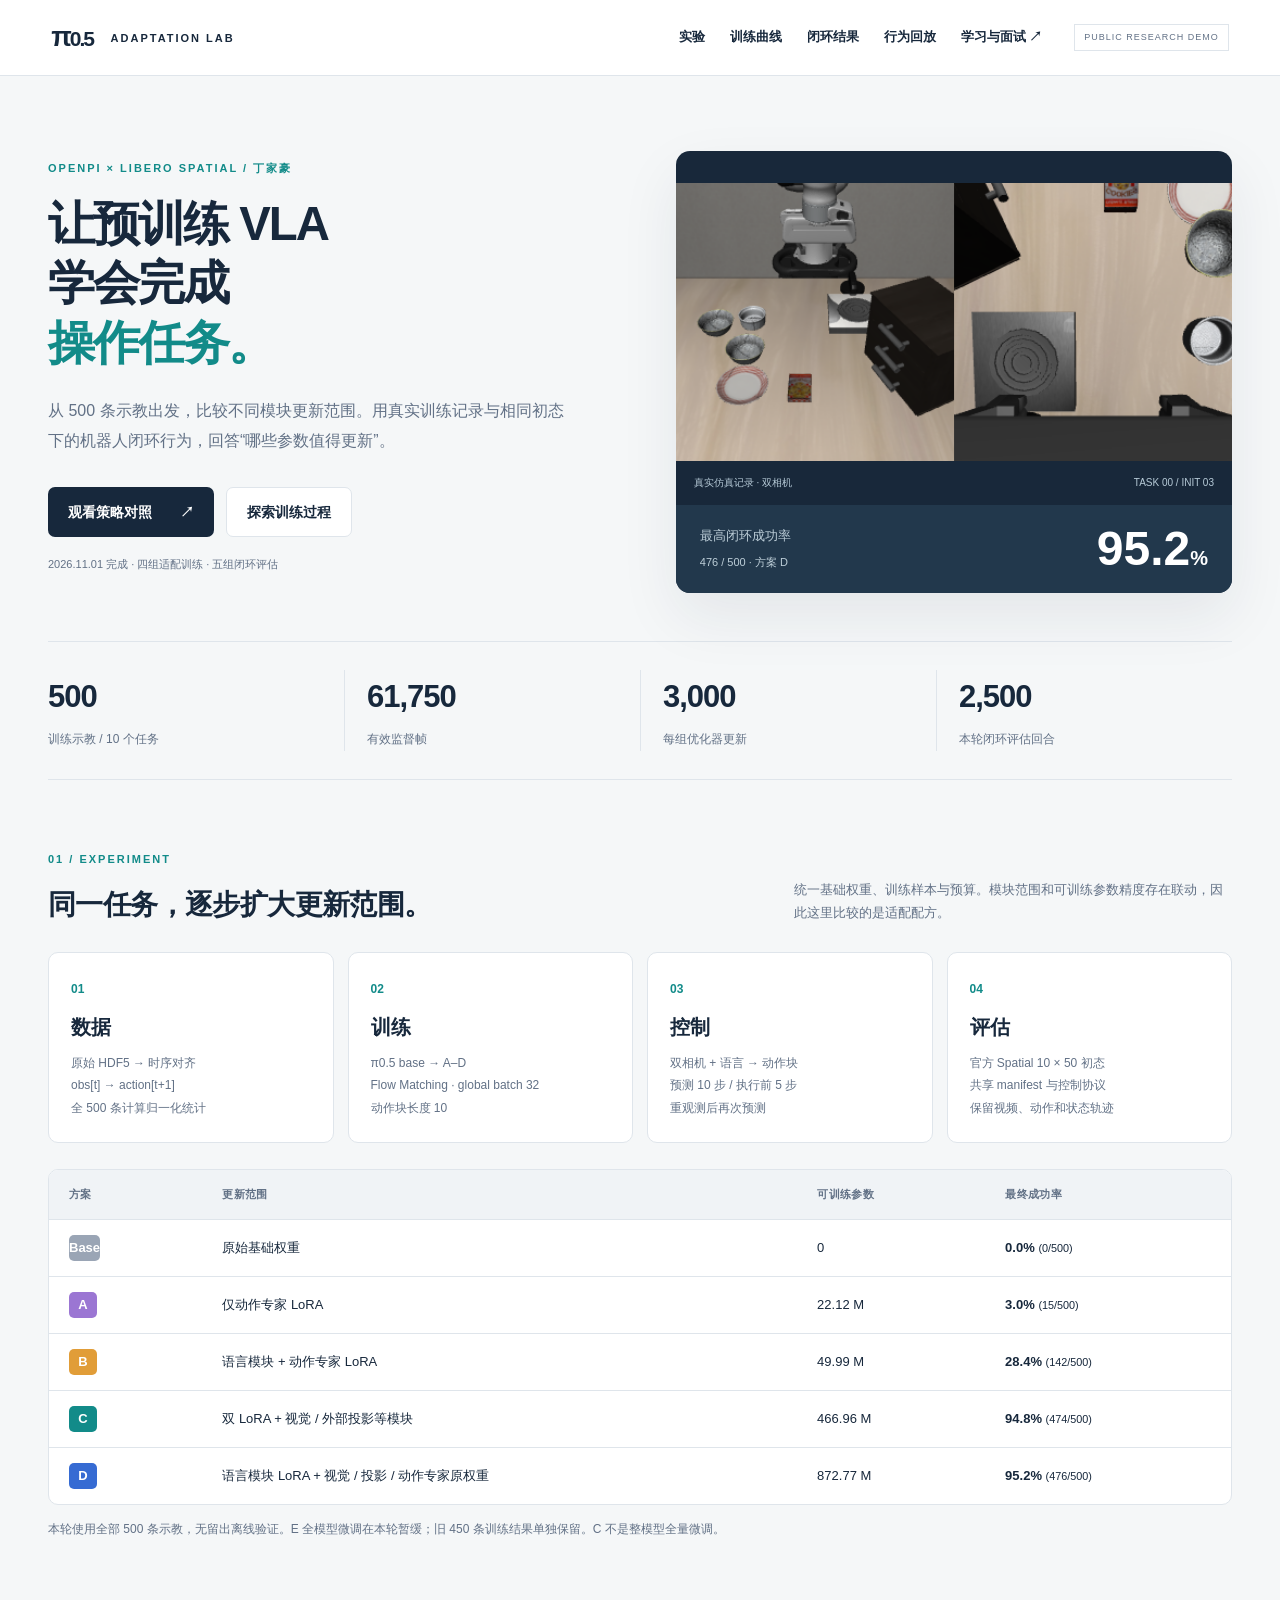
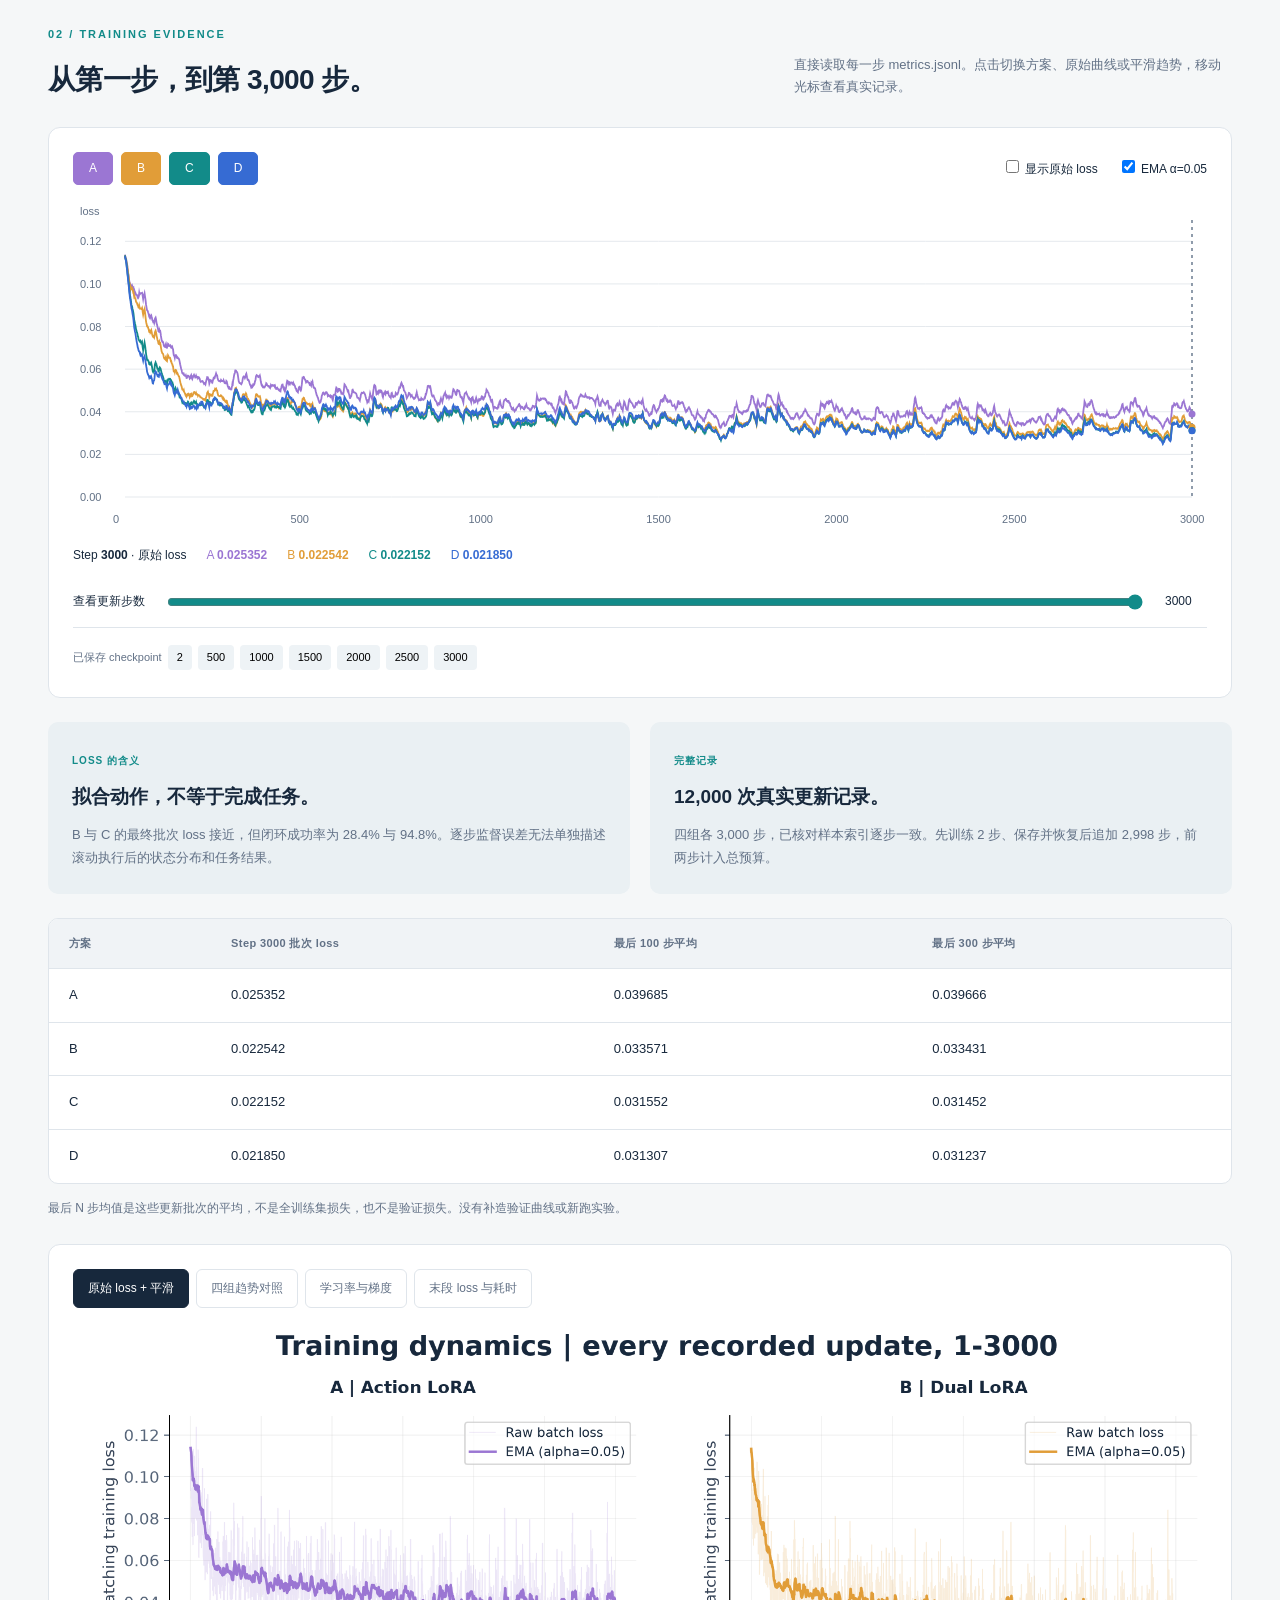
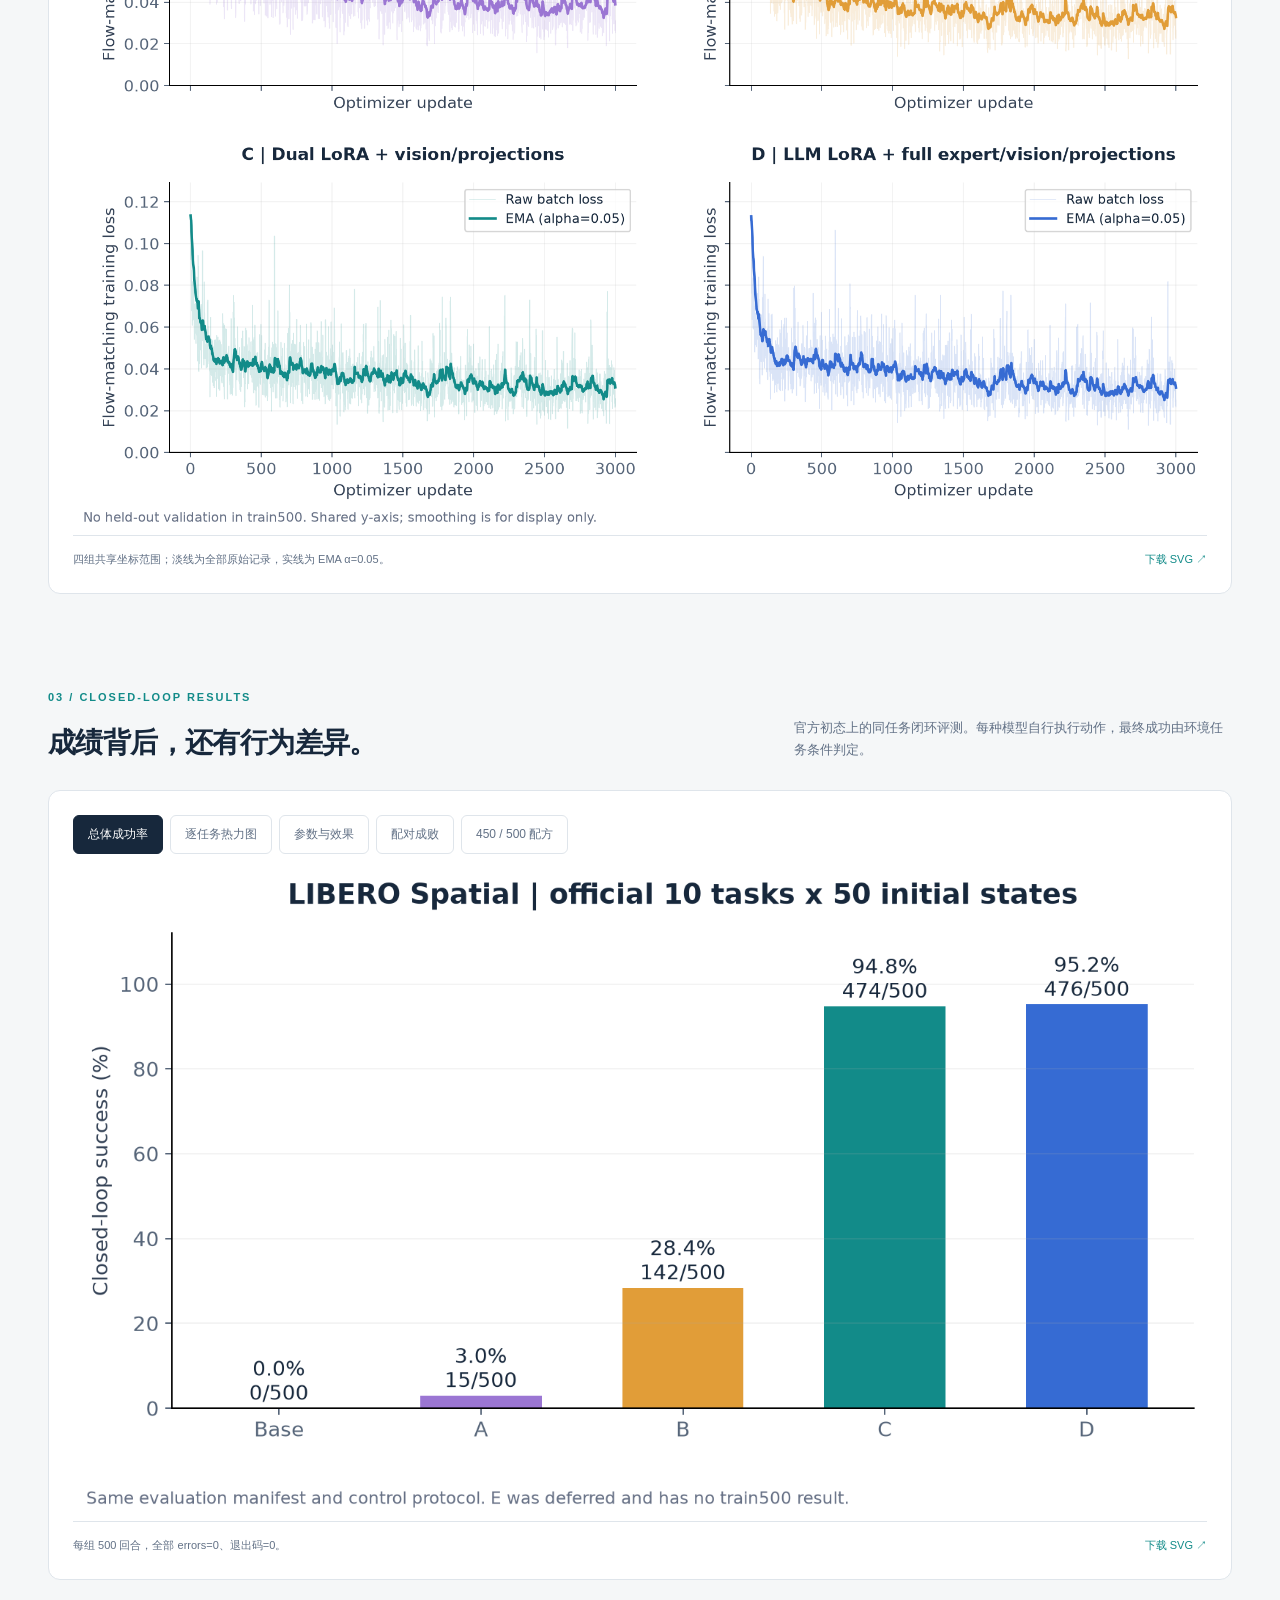
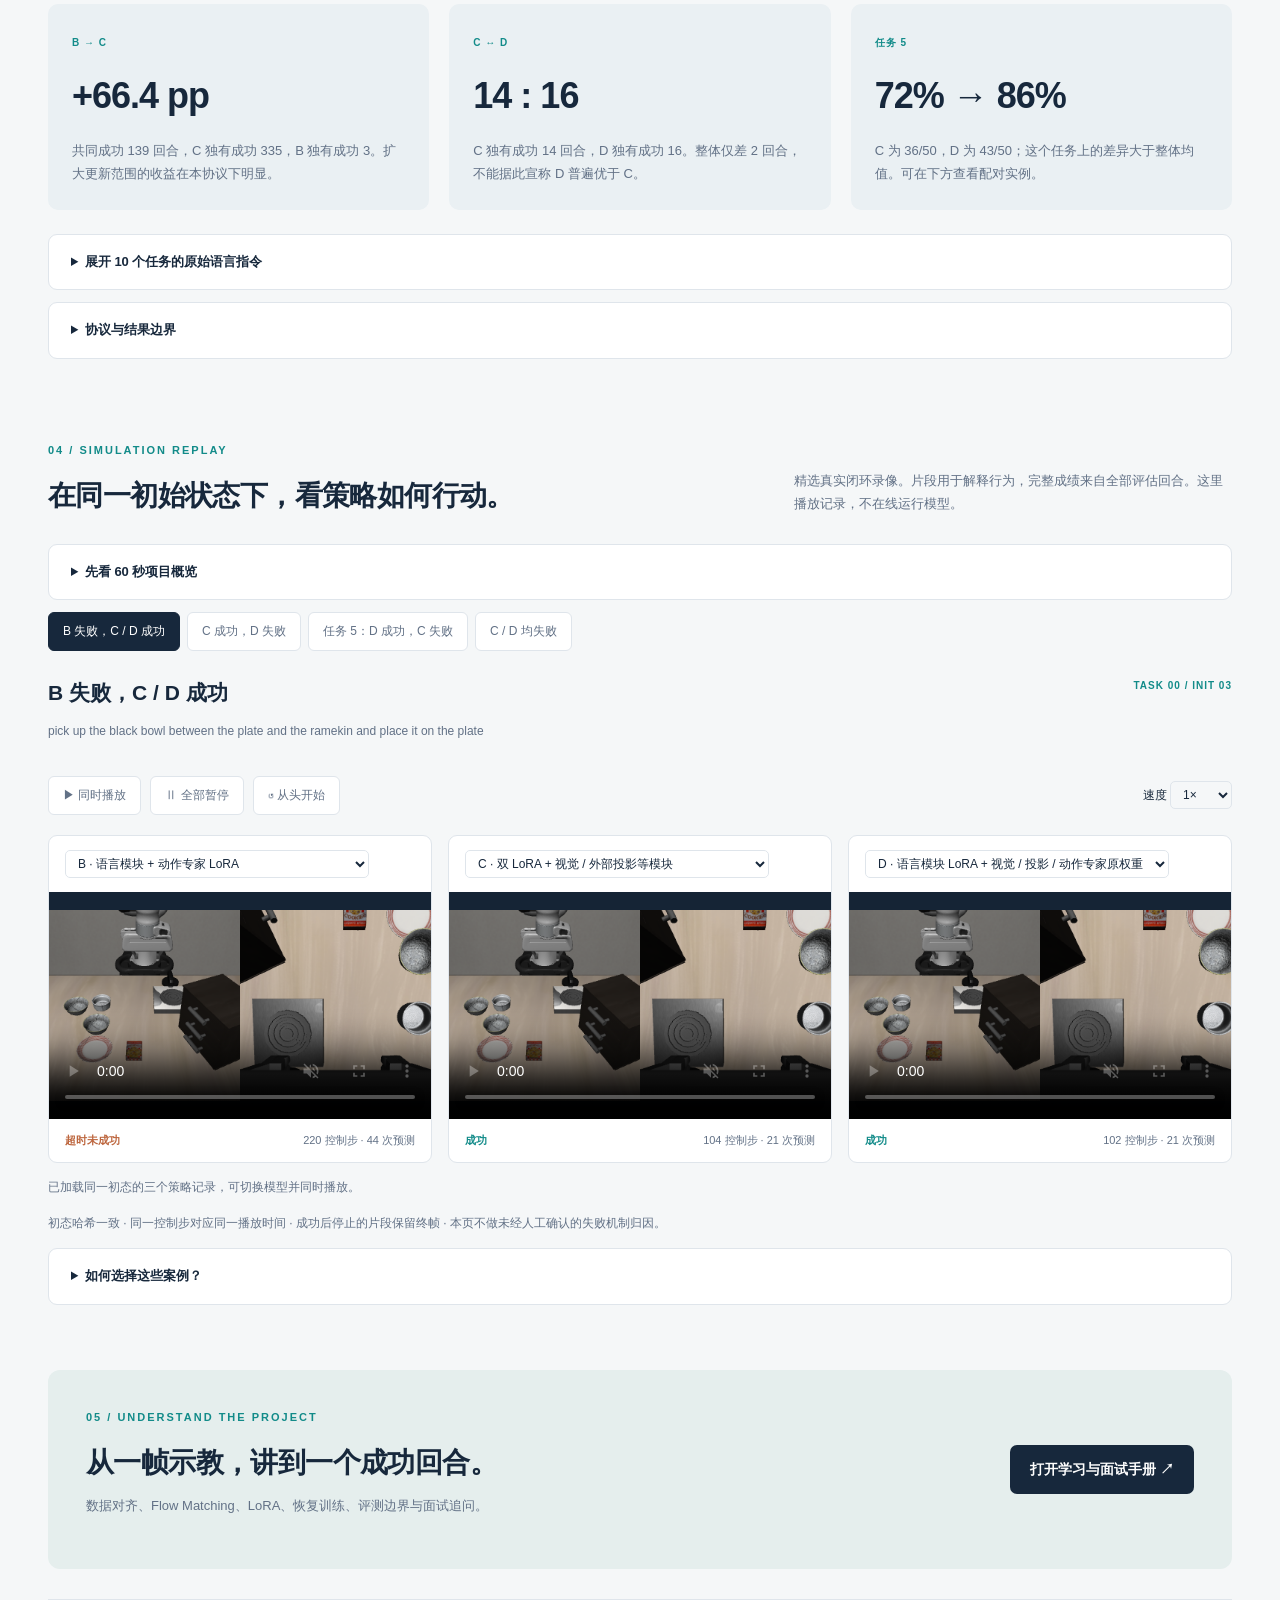
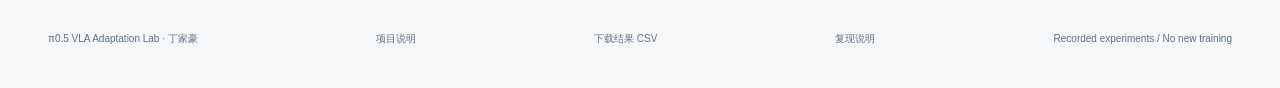
<file: demo/index.html>
<!doctype html>
<html lang="zh-CN"><head><meta charset="utf-8"><meta name="viewport" content="width=device-width, initial-scale=1">
<title>π0.5 · VLA Adaptation Lab</title><link rel="stylesheet" href="style.css"></head>
<body>
<header class="nav"><a class="brand" href="#">π<span>0.5</span> <b>ADAPTATION LAB</b></a><nav><a href="#experiment">实验</a><a href="#training">训练曲线</a><a href="#results">闭环结果</a><a href="#replay">行为回放</a><a href="study.html">学习与面试 ↗</a></nav><span class="private">PUBLIC RESEARCH DEMO</span></header>
<main>
<section class="hero"><div><p class="eyebrow">OPENPI × LIBERO SPATIAL / 丁家豪</p><h1>让预训练 VLA<br>学会完成<span>操作任务。</span></h1><p class="lead">从 500 条示教出发，比较不同模块更新范围。用真实训练记录与相同初态下的机器人闭环行为，回答“哪些参数值得更新”。</p><div class="actions"><a class="button" href="#replay">观看策略对照 <span>↗</span></a><a class="button secondary" href="#training">探索训练过程</a></div><p class="meta">2026.11.01 完成 · 四组适配训练 · 五组闭环评估</p></div><div class="hero-image"><img src="media/adaptation/C-start.png" alt="LIBERO 仿真外部相机与腕部相机起始画面"><div class="image-caption"><span>真实仿真记录 · 双相机</span><span>TASK 00 / INIT 03</span></div><div class="hero-insight"><span>最高闭环成功率</span><strong>95.2<small>%</small></strong><p>476 / 500 · 方案 D</p></div></div></section>
<section class="metrics"><div><strong>500</strong><span>训练示教 / 10 个任务</span></div><div><strong>61,750</strong><span>有效监督帧</span></div><div><strong>3,000</strong><span>每组优化器更新</span></div><div><strong>2,500</strong><span>本轮闭环评估回合</span></div></section>
<section id="experiment"><div class="section-head"><div><p class="eyebrow">01 / EXPERIMENT</p><h2>同一任务，逐步扩大更新范围。</h2></div><p>统一基础权重、训练样本与预算。模块范围和可训练参数精度存在联动，因此这里比较的是适配配方。</p></div>
<div class="flow"><article><span>01</span><h3>数据</h3><p>原始 HDF5 → 时序对齐<br>obs[t] → action[t+1]<br>全 500 条计算归一化统计</p></article><article><span>02</span><h3>训练</h3><p>π0.5 base → A–D<br>Flow Matching · global batch 32<br>动作块长度 10</p></article><article><span>03</span><h3>控制</h3><p>双相机 + 语言 → 动作块<br>预测 10 步 / 执行前 5 步<br>重观测后再次预测</p></article><article><span>04</span><h3>评估</h3><p>官方 Spatial 10 × 50 初态<br>共享 manifest 与控制协议<br>保留视频、动作和状态轨迹</p></article></div>
<div class="table-wrap"><table><thead><tr><th>方案</th><th>更新范围</th><th>可训练参数</th><th>最终成功率</th></tr></thead><tbody id="scope-table"></tbody></table></div>
<p class="note">本轮使用全部 500 条示教，无留出离线验证。E 全模型微调在本轮暂缓；旧 450 条训练结果单独保留。C 不是整模型全量微调。</p></section>
<section id="training"><div class="section-head"><div><p class="eyebrow">02 / TRAINING EVIDENCE</p><h2>从第一步，到第 3,000 步。</h2></div><p>直接读取每一步 metrics.jsonl。点击切换方案、原始曲线或平滑趋势，移动光标查看真实记录。</p></div>
<div class="chart-card"><div class="toolbar"><div class="toggles" id="group-toggles"></div><label><input id="raw-toggle" type="checkbox"> 显示原始 loss</label><label><input id="ema-toggle" type="checkbox" checked> EMA α=0.05</label></div><div class="canvas-wrap"><canvas id="loss-chart" aria-label="A 到 D 训练损失交互曲线"></canvas></div><div class="chart-readout" id="chart-readout"></div><div class="slider-row"><label for="step-slider">查看更新步数</label><input id="step-slider" type="range" min="1" max="3000" value="3000"><output id="step-output">3000</output></div><div class="checkpoint-row">已保存 checkpoint <span id="checkpoint-buttons"></span></div></div>
<div class="insight-grid"><article><span class="tag">LOSS 的含义</span><h3>拟合动作，不等于完成任务。</h3><p>B 与 C 的最终批次 loss 接近，但闭环成功率为 28.4% 与 94.8%。逐步监督误差无法单独描述滚动执行后的状态分布和任务结果。</p></article><article><span class="tag">完整记录</span><h3>12,000 次真实更新记录。</h3><p>四组各 3,000 步，已核对样本索引逐步一致。先训练 2 步、保存并恢复后追加 2,998 步，前两步计入总预算。</p></article></div>
<div class="table-wrap"><table><thead><tr><th>方案</th><th>Step 3000 批次 loss</th><th>最后 100 步平均</th><th>最后 300 步平均</th></tr></thead><tbody id="loss-table"></tbody></table></div>
<p class="note">最后 N 步均值是这些更新批次的平均，不是全训练集损失，也不是验证损失。没有补造验证曲线或新跑实验。</p>
<div class="figure-browser"><div class="figure-tabs" id="training-tabs"></div><figure><img id="training-figure" alt="训练过程统计图"><figcaption><span id="training-caption"></span><a id="training-download" download>下载 SVG ↗</a></figcaption></figure></div></section>
<section id="results"><div class="section-head"><div><p class="eyebrow">03 / CLOSED-LOOP RESULTS</p><h2>成绩背后，还有行为差异。</h2></div><p>官方初态上的同任务闭环评测。每种模型自行执行动作，最终成功由环境任务条件判定。</p></div>
<div class="figure-browser"><div class="figure-tabs" id="result-tabs"></div><figure><img id="result-figure" alt="闭环评估结果统计图"><figcaption><span id="result-caption"></span><a id="result-download" download>下载 SVG ↗</a></figcaption></figure></div>
<div class="insight-grid three"><article><span class="tag">B → C</span><strong>+66.4 pp</strong><p>共同成功 139 回合，C 独有成功 335，B 独有成功 3。扩大更新范围的收益在本协议下明显。</p></article><article><span class="tag">C ↔ D</span><strong>14 : 16</strong><p>C 独有成功 14 回合，D 独有成功 16。整体仅差 2 回合，不能据此宣称 D 普遍优于 C。</p></article><article><span class="tag">任务 5</span><strong>72% → 86%</strong><p>C 为 36/50，D 为 43/50；这个任务上的差异大于整体均值。可在下方查看配对实例。</p></article></div>
<details><summary>展开 10 个任务的原始语言指令</summary><ol id="task-list" start="0"></ol></details>
<details><summary>协议与结果边界</summary><p>使用固定版本 LIBERO 官方 .pruned_init，10 个任务各 50 条。256 渲染 → 180° 旋转 → PIL 双线性 224；稳定 10 步，最多 220 个控制步，预测 10 / 执行 5 / 去噪 10。五组评估共享 manifest 和按回合配对的动作噪声。</p><p>这是相同任务集合上的评估，不代表未见任务泛化或真机表现。固定项目仿真环境，不宣称逐位复现官方发布榜单。450→500 两轮的训练数据和归一化均发生变化；旧 E 的 91.4% 不属于本轮。</p></details></section>
<section id="replay"><div class="section-head"><div><p class="eyebrow">04 / SIMULATION REPLAY</p><h2>在同一初始状态下，看策略如何行动。</h2></div><p>精选真实闭环录像。片段用于解释行为，完整成绩来自全部评估回合。这里播放记录，不在线运行模型。</p></div>
<details><summary>先看 60 秒项目概览</summary><video controls playsinline preload="metadata" style="width:100%;max-height:600px" src="overview.mp4" poster="assets/charts/success-rates.png"></video><p class="note">由已有结果图与四组配对录像剪辑而成，未运行模型；片段结束后保持终帧。<a href="overview.mp4" download>下载 MP4 ↗</a></p></details>
<div id="case-tabs" class="figure-tabs"></div><div class="case-header"><div><h3 id="case-title"></h3><p id="case-prompt"></p></div><span id="case-key" class="tag"></span></div><div class="play-controls"><button id="play-all">▶ 同时播放</button><button id="pause-all">Ⅱ 全部暂停</button><button id="restart-all">↺ 从头开始</button><label>速度 <select id="speed"><option value=".5">0.5×</option><option value="1" selected>1×</option><option value="2">2×</option></select></label></div><div id="players" class="players"></div><p id="play-status" class="note" role="status"></p><p id="case-note" class="note"></p>
<details><summary>如何选择这些案例？</summary><p>分别选择 B 失败而 C/D 成功、C 成功而 D 失败、任务 5 中 D 成功而 C 失败、C/D 均失败四类；每类按任务号与初态号排序取第一个匹配回合。可切换模型；同一案例初态哈希已核对一致。来源路径和视频哈希见 <a href="media-manifest.json">媒体清单</a>。每段视频左侧为外部相机，右侧为腕部相机。</p></details></section>
<section id="learn" class="learning-callout"><div><p class="eyebrow">05 / UNDERSTAND THE PROJECT</p><h2>从一帧示教，讲到一个成功回合。</h2><p>数据对齐、Flow Matching、LoRA、恢复训练、评测边界与面试追问。</p></div><a class="button" href="study.html">打开学习与面试手册 ↗</a></section>
<footer><span>π0.5 VLA Adaptation Lab · 丁家豪</span><a href="../README.md">项目说明</a><a href="../results/train500/summary.csv" download>下载结果 CSV</a><a href="../docs/reproduction.md">复现说明</a><span>Recorded experiments / No new training</span></footer>
</main><script src="assets/data.js"></script><script src="app.js"></script></body></html>
</file>
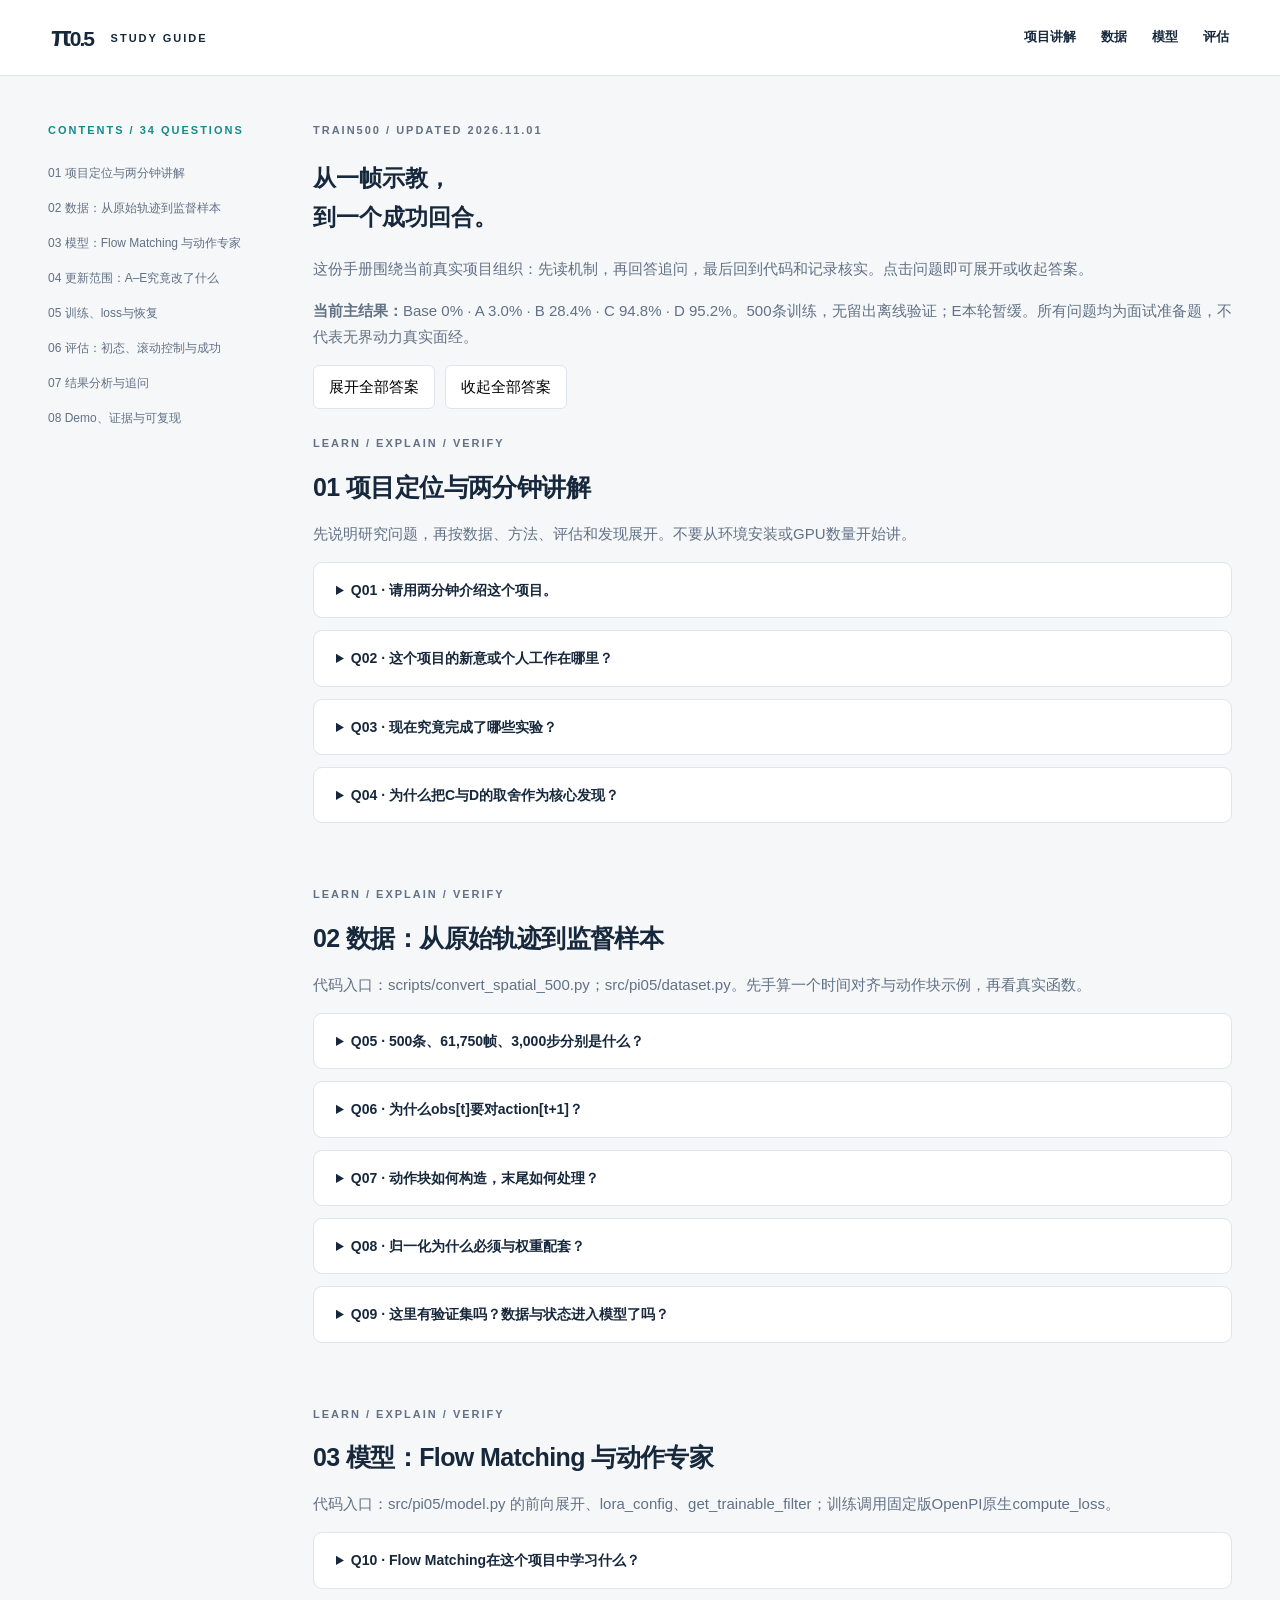
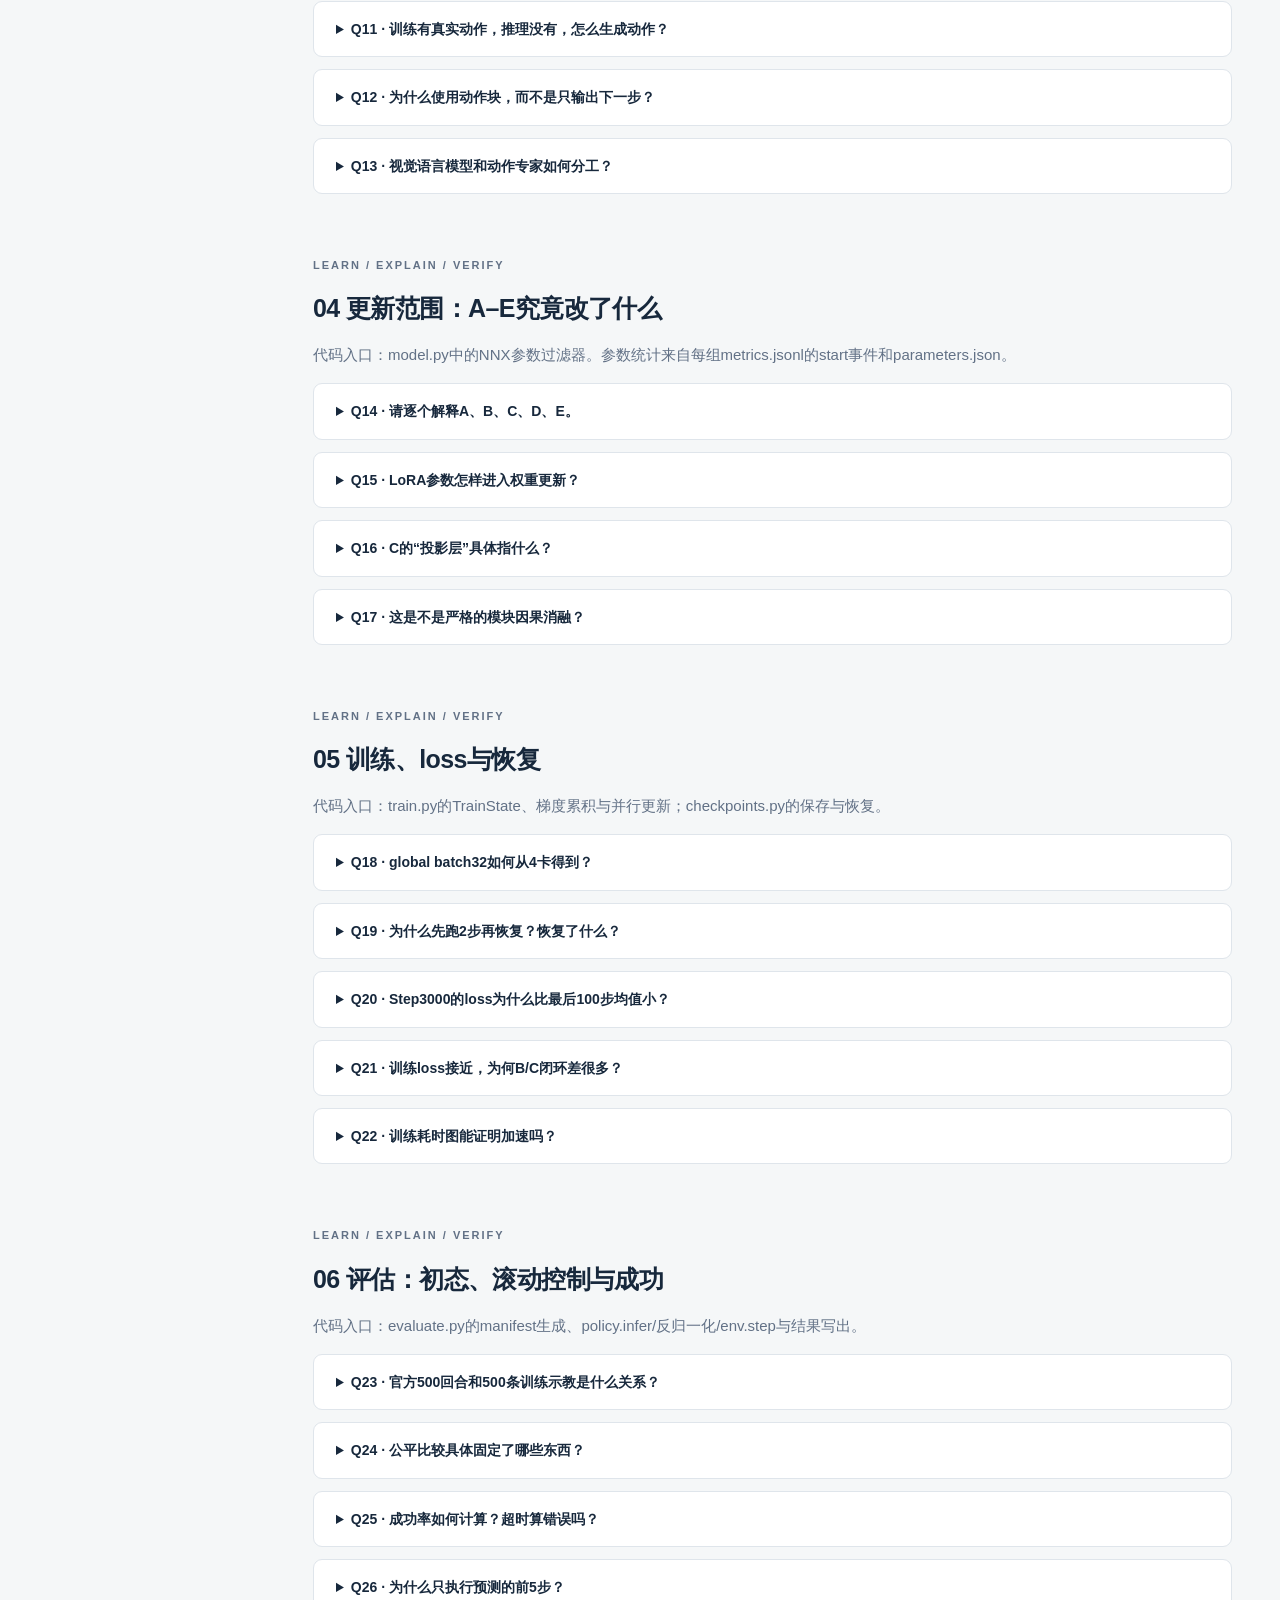
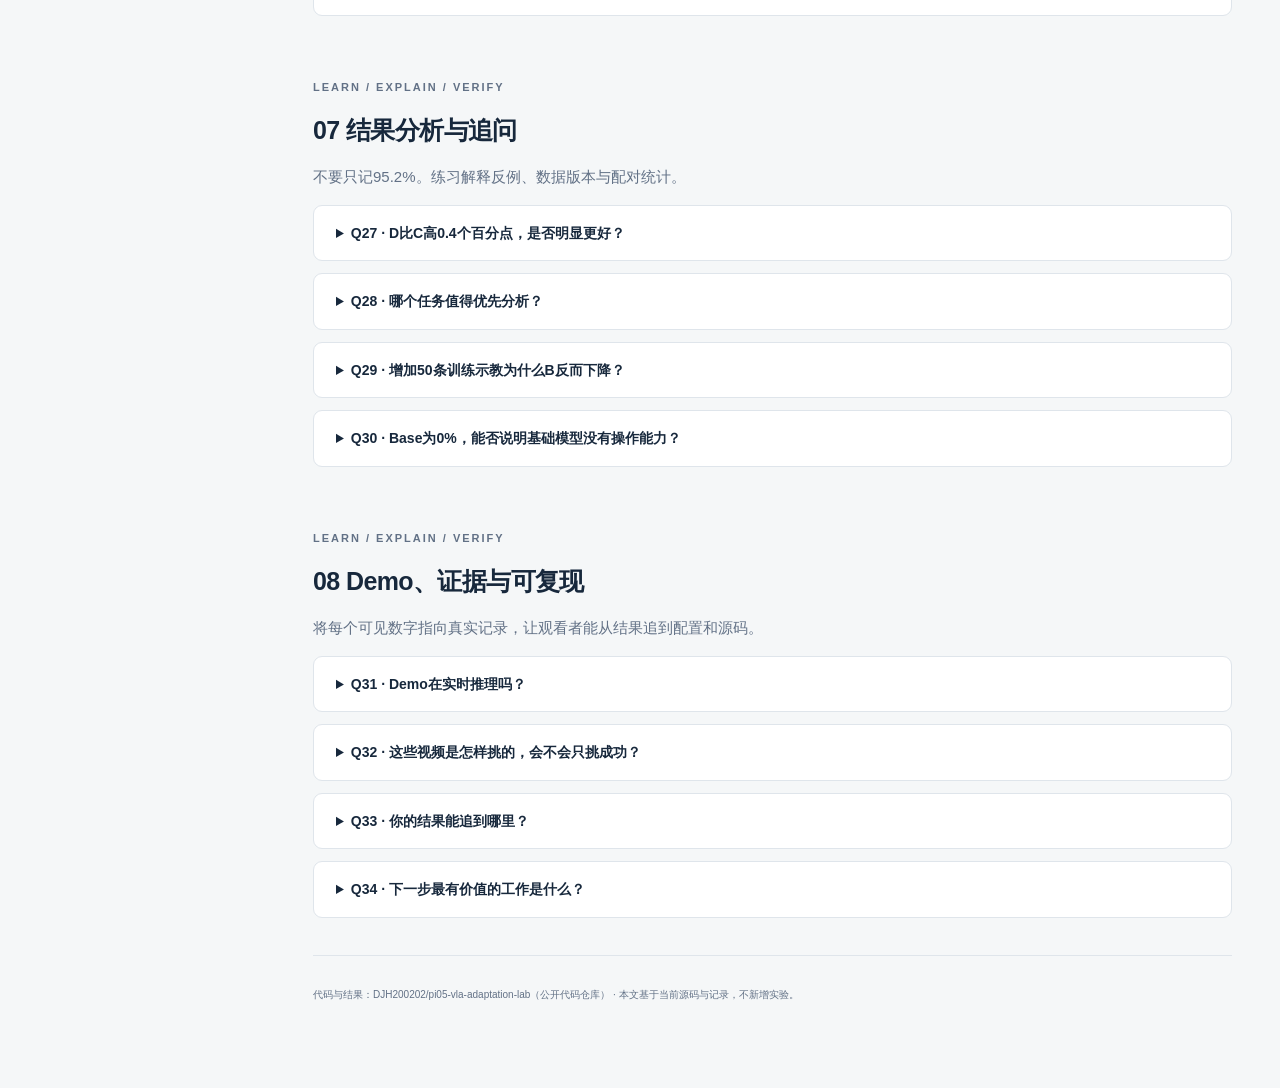
<file: demo/study.html>
<!doctype html><html lang="zh-CN"><head><meta charset="utf-8"><meta name="viewport" content="width=device-width,initial-scale=1"><title>π0.5 · 从示教到闭环的学习手册</title><style>:root{--ink:#17283c;--muted:#627186;--line:#dfe5eb;--teal:#128b89;--paper:#f5f7f8;--card:#fff;--blue:#366bd3}*{box-sizing:border-box}html{scroll-behavior:smooth;scroll-padding-top:88px}body{margin:0;color:var(--ink);background:var(--paper);font-family:Inter,-apple-system,BlinkMacSystemFont,"PingFang SC","Microsoft Yahei",sans-serif;font-size:15px;line-height:1.75}a{color:inherit;text-decoration:none}a:hover{color:var(--teal)}button,select,input{font:inherit}button,a.button{cursor:pointer}button:focus-visible,a:focus-visible,input:focus-visible,select:focus-visible,summary:focus-visible{outline:3px solid #4b9ce8;outline-offset:4px}.nav{height:76px;padding:0 4vw;display:flex;align-items:center;gap:32px;background:#ffffffed;border-bottom:1px solid var(--line);position:sticky;top:0;z-index:9;backdrop-filter:blur(12px)}.brand{font-size:27px;white-space:nowrap;font-weight:750;letter-spacing:-2px}.brand span{font-size:21px}.brand b{font-size:11px;letter-spacing:2px;margin-left:12px;vertical-align:middle}.nav nav{display:flex;gap:25px;margin-left:auto;font-size:13px;font-weight:600}.private{font-size:9px;letter-spacing:1px;padding:5px 9px;border:1px solid var(--line);color:var(--muted)}main{max-width:1320px;margin:auto;padding:0 48px}.hero{display:grid;grid-template-columns:1.03fr 1fr;gap:55px;align-items:center;padding:75px 0 48px}.eyebrow{color:var(--teal);letter-spacing:2px;font-size:11px;font-weight:700;margin:0 0 16px}.hero h1{font-size:clamp(34px,3.7vw,53px);letter-spacing:-2px;line-height:1.25;margin:0 0 24px}.hero h1 span{display:block;color:var(--teal)}.lead{font-size:16px;color:var(--muted);max-width:520px;line-height:1.9}.actions{display:flex;gap:12px;margin:30px 0 18px}.button{display:inline-flex;align-items:center;gap:28px;padding:12px 20px;background:var(--ink);color:white;border-radius:7px;font-size:14px;font-weight:600}.button:hover{background:var(--teal);color:white}.secondary{background:white;color:var(--ink);border:1px solid var(--line)}.meta{font-size:11px;color:var(--muted)}.hero-image{position:relative;background:#18283a;border-radius:14px;overflow:hidden;padding:32px 0 0;box-shadow:0 24px 60px #17283c14}.hero-image>img{width:100%;display:block;min-height:230px;object-fit:cover}.image-caption{display:flex;justify-content:space-between;font-size:10px;color:#b7cbd8;padding:13px 18px}.hero-insight{padding:18px 24px;background:#22384c;display:grid;grid-template-columns:1fr 1fr;align-items:center;color:white}.hero-insight>span{font-size:13px;color:#bdced8}.hero-insight strong{font-size:48px;line-height:1.1;text-align:right;grid-row:span 2}.hero-insight small{font-size:20px}.hero-insight p{font-size:11px;margin:0;color:#bdced8}.metrics{display:grid;grid-template-columns:repeat(4,1fr);border-top:1px solid var(--line);border-bottom:1px solid var(--line);padding:28px 0}.metrics>div{padding:0 22px;border-left:1px solid var(--line)}.metrics>div:first-child{border:0;padding-left:0}.metrics strong{font-size:31px;display:block;letter-spacing:-1px}.metrics span{font-size:12px;color:var(--muted)}section[id]{padding:70px 0 0}.section-head{display:flex;align-items:flex-end;gap:60px;margin-bottom:28px}.section-head>div{flex:1}.section-head>p{width:37%;font-size:13px;color:var(--muted);margin:0}h2{font-size:28px;line-height:1.4;letter-spacing:-.6px;margin:0}h3{line-height:1.5}.flow{display:grid;grid-template-columns:repeat(4,1fr);gap:14px;margin-bottom:26px}.flow article{background:white;border:1px solid var(--line);padding:22px;border-radius:10px}.flow span{color:var(--teal);font-size:12px;font-weight:bold}.flow h3{margin:10px 0;font-size:20px}.flow p{font-size:12px;color:var(--muted);margin:0;line-height:1.9}.table-wrap{overflow-x:auto;background:white;border:1px solid var(--line);border-radius:10px}table{width:100%;border-collapse:collapse;text-align:left;font-size:13px}th{font-size:11px;letter-spacing:.4px;color:var(--muted);background:#f0f3f6}td,th{padding:15px 20px;border-bottom:1px solid var(--line)}tr:last-child td{border-bottom:0}.badge{display:inline-flex;align-items:center;justify-content:center;min-width:28px;height:26px;color:white;border-radius:5px;font-weight:bold;margin-right:8px}.note{font-size:12px;color:var(--muted);line-height:1.8;margin:14px 0}.chart-card,.figure-browser{background:white;border:1px solid var(--line);border-radius:12px;padding:24px}.toolbar{display:flex;align-items:center;flex-wrap:wrap;gap:20px;font-size:12px}.toggles{display:flex;gap:8px;margin-right:auto}.toggles button{padding:5px 15px;border:1px solid var(--line);border-radius:5px;background:white;color:var(--muted)}.toggles button.active{background:var(--g);color:white;border-color:var(--g)}.canvas-wrap{height:330px;margin:20px 0 10px}canvas{display:block;width:100%;height:100%;touch-action:pan-y}.chart-readout{display:flex;gap:20px;flex-wrap:wrap;font-size:12px;min-height:26px}.chart-readout strong{font-variant-numeric:tabular-nums}.slider-row{display:flex;gap:20px;align-items:center;margin-top:20px;font-size:12px}.slider-row input{flex:1;accent-color:var(--teal)}.slider-row output{width:42px;font-variant-numeric:tabular-nums}.checkpoint-row{border-top:1px solid var(--line);padding-top:14px;margin-top:15px;font-size:11px;color:var(--muted)}.checkpoint-row button{background:#eef3f6;border:0;padding:3px 9px;border-radius:4px;margin:3px;cursor:pointer;font-size:11px}.insight-grid{display:grid;grid-template-columns:repeat(2,1fr);gap:20px;margin:24px 0}.insight-grid.three{grid-template-columns:repeat(3,1fr)}.insight-grid article{padding:24px;background:#eaf0f3;border-radius:10px}.tag{display:inline-block;font-size:10px;letter-spacing:1px;color:var(--teal);font-weight:700}.insight-grid h3{margin:10px 0;font-size:19px}.insight-grid p{color:var(--muted);font-size:13px;margin-bottom:0}.insight-grid strong{display:block;font-size:36px;letter-spacing:-1px;margin-top:10px}.figure-browser{margin:24px 0}.figure-tabs{display:flex;flex-wrap:wrap;gap:7px;margin-bottom:16px}.figure-tabs button,.play-controls button{border:1px solid var(--line);background:white;color:var(--muted);border-radius:6px;padding:8px 14px;font-size:12px;cursor:pointer}.figure-tabs button.active{background:var(--ink);color:white;border-color:var(--ink)}figure{margin:0}figure>img{display:block;width:100%;height:auto}figcaption{border-top:1px solid var(--line);padding-top:14px;display:flex;gap:20px;justify-content:space-between;font-size:11px;color:var(--muted)}figcaption a{white-space:nowrap;color:var(--teal)}details{background:white;border:1px solid var(--line);border-radius:9px;margin:12px 0;padding:16px 22px;font-size:13px}summary{font-weight:600;cursor:pointer}details p,details li{color:var(--muted)}details li{margin:8px 0}.case-header{display:flex;align-items:flex-start;justify-content:space-between;gap:25px;padding:10px 0}.case-header h3{margin:0;font-size:21px}.case-header p{font-size:12px;color:var(--muted);max-width:760px}.case-header .tag{white-space:nowrap}.play-controls{display:flex;gap:9px;align-items:center;flex-wrap:wrap;margin:12px 0 20px}.play-controls label{font-size:12px;margin-left:auto}.play-controls select,.player select{background:transparent;border:1px solid var(--line);padding:5px 8px;border-radius:5px;font-size:12px;color:var(--ink)}.players{display:grid;grid-template-columns:repeat(3,1fr);gap:16px}.player{background:white;border:1px solid var(--line);border-radius:9px;overflow:hidden}.player-head{padding:14px 16px;display:flex;justify-content:space-between;align-items:center}.player video{width:100%;display:block;background:#152435;aspect-ratio:512/304}.player-foot{padding:12px 16px;font-size:11px;color:var(--muted);display:flex;justify-content:space-between}.success{color:var(--teal);font-weight:700}.failure{color:#bd663e;font-weight:700}.learning-callout{display:flex;align-items:center;justify-content:space-between;gap:30px;padding:38px!important;background:#e5eeed;border-radius:12px;margin:65px 0 30px}.learning-callout p:last-child{color:var(--muted);font-size:13px}.learning-callout .button{white-space:nowrap}footer{display:flex;gap:24px;flex-wrap:wrap;justify-content:space-between;padding:30px 0 40px;font-size:10px;color:var(--muted);border-top:1px solid var(--line)}.study-layout{display:grid;grid-template-columns:220px 1fr;gap:45px;margin:45px auto}.study-nav{position:sticky;top:110px;align-self:start}.study-nav a{display:block;font-size:12px;padding:7px 0;color:var(--muted)}.study-content section{padding:25px 0!important}.study-content h2{font-size:25px;margin:16px 0}.study-content>p,.study-content section>p{color:var(--muted)}.study-content pre{background:#17283c;color:#dbe9ec;padding:20px;overflow:auto;border-radius:8px;font-size:12px}.study-content details{font-size:14px}.study-content summary{line-height:1.6}.study-controls{display:flex;gap:10px}.study-controls button{padding:8px 15px;border:1px solid var(--line);background:white;border-radius:6px;cursor:pointer}.study-content code{background:#e9eef2;padding:2px 4px;border-radius:3px;font-size:12px}
@media(max-width:1050px){.private{display:none}.nav{gap:15px}.nav nav{gap:15px}main{padding:0 28px}.hero{gap:30px}.hero h1{font-size:38px}.hero-insight strong{font-size:38px}.flow article{padding:16px}.hero{padding-top:45px}.section-head{gap:25px}.players{gap:10px}.player-head{padding:10px}.study-layout{grid-template-columns:170px 1fr;gap:25px}}
@media(max-width:720px){.nav{height:auto;min-height:65px;padding:10px 18px;flex-wrap:wrap;gap:7px}.nav nav{width:100%;justify-content:space-between;gap:10px;font-size:11px}.brand{font-size:24px}main{padding:0 18px}.hero{grid-template-columns:1fr;padding-top:35px;gap:28px}.hero h1{font-size:39px}.hero-image{max-width:540px}.metrics{grid-template-columns:repeat(2,1fr);gap:22px}.metrics>div:nth-child(3){border-left:0;padding-left:0}.metrics strong{font-size:26px}.section-head{display:block}.section-head>p{width:auto;margin-top:15px}.flow{grid-template-columns:repeat(2,1fr)}h2{font-size:25px}.chart-card,.figure-browser{padding:14px}.toolbar{gap:12px}.canvas-wrap{height:280px}.insight-grid,.insight-grid.three{grid-template-columns:1fr}.players{grid-template-columns:1fr}.player video{max-height:340px}.case-header{display:block}.learning-callout{display:block;padding:25px!important}.learning-callout .button{margin-top:16px}.slider-row{gap:10px}.slider-row label{font-size:10px}td,th{padding:12px;font-size:12px}.study-layout{display:block}.study-nav{position:static;display:flex;flex-wrap:wrap;gap:12px}.study-nav a{padding:0}.section-head .eyebrow{margin-bottom:10px}section[id]{padding-top:45px}}
@media(prefers-reduced-motion:reduce){html{scroll-behavior:auto}}
</style></head><body>
<header class="nav"><a class="brand" href="index.html">π<span>0.5</span> <b>STUDY GUIDE</b></a><nav><a href="#overview">项目讲解</a><a href="#data">数据</a><a href="#model">模型</a><a href="#evaluation">评估</a></nav></header>
<main><div class="study-layout"><aside class="study-nav"><p class="eyebrow">CONTENTS / 34 QUESTIONS</p><a href="#overview">01 项目定位与两分钟讲解</a><a href="#data">02 数据：从原始轨迹到监督样本</a><a href="#model">03 模型：Flow Matching 与动作专家</a><a href="#adaptation">04 更新范围：A–E究竟改了什么</a><a href="#training">05 训练、loss与恢复</a><a href="#evaluation">06 评估：初态、滚动控制与成功</a><a href="#analysis">07 结果分析与追问</a><a href="#demo">08 Demo、证据与可复现</a></aside><article class="study-content"><p class="eyebrow">TRAIN500 / UPDATED 2026.11.01</p><h1>从一帧示教，<br>到一个成功回合。</h1><p>这份手册围绕当前真实项目组织：先读机制，再回答追问，最后回到代码和记录核实。点击问题即可展开或收起答案。</p><p><b>当前主结果：</b>Base 0% · A 3.0% · B 28.4% · C 94.8% · D 95.2%。500条训练，无留出离线验证；E本轮暂缓。所有问题均为面试准备题，不代表无界动力真实面经。</p><div class="study-controls"><button id="expand">展开全部答案</button><button id="collapse">收起全部答案</button></div><section id="overview"><p class="eyebrow">LEARN / EXPLAIN / VERIFY</p><h2>01 项目定位与两分钟讲解</h2><p>先说明研究问题，再按数据、方法、评估和发现展开。不要从环境安装或GPU数量开始讲。</p><details><summary>Q01 · 请用两分钟介绍这个项目。</summary><p>我基于OpenPI做π0.5在LIBERO Spatial上的任务适配，主要研究固定数据和更新预算下，不同模块更新范围对闭环操作效果的影响。我处理了10个任务的500条示教，依据原始采集时序将观测对齐下一步动作，形成61,750帧监督样本和长度10的动作块。</p><p>我在相同基础权重、global batch32、3,000次更新下，比较动作专家LoRA、双LoRA、视觉等模块联合更新，以及动作专家原权重更新四类策略。评估使用相同的官方10任务×50初态，每次预测10步、执行5步后再观测。双LoRA为28.4%，联合更新方案C为94.8%，扩大动作专家更新范围的D为95.2%。C的可训练参数约为D的53.5%，但成绩只差2个回合。我保留了逐步loss、配对视频和动作记录，用于解释训练拟合与实际闭环表现之间的差异。</p></details><details><summary>Q02 · 这个项目的新意或个人工作在哪里？</summary><p>模型架构、基础权重和原生Flow Matching来自OpenPI，任务与环境来自LIBERO。项目的工作集中在数据协议、时序对齐、动作块读取、参数更新范围实现、恢复训练、配对评测与结果分析。</p><p>面试时展示get_trainable_filter、get_action_chunk和评估循环等具体代码，说明做了什么、为什么这样做、如何验证。不要把使用现成VLA说成提出了新模型，也不要把工具辅助实现说成未经辅助的独立研究。</p></details><details><summary>Q03 · 现在究竟完成了哪些实验？</summary><p>本轮500条训练的A–D各完成3,000步；Base与A–D各完成官方500回合评估，共2,500回合。E本轮暂缓。旧450条训练的A–E有另一套完整结果，展示时单独标记。</p><p>当前主结果是Base0%、A3.0%、B28.4%、C94.8%、D95.2%。旧heldout50的74%/92%不再作为本轮成绩。</p></details><details><summary>Q04 · 为什么把C与D的取舍作为核心发现？</summary><p>C更新466,957,072个参数，D更新872,771,344个参数；C的可训练参数约为D的53.5%。C为474/500，D为476/500。这个结果提出了“扩大更新范围是否值得”的问题。</p><p>不能说C节省46.5%显存，也不能说D稳定更好；推理结构、激活、优化器与冻结参数都影响资源，重复训练稳定性也没有由这两组分数得到证明。</p></details></section><section id="data"><p class="eyebrow">LEARN / EXPLAIN / VERIFY</p><h2>02 数据：从原始轨迹到监督样本</h2><p>代码入口：scripts/convert_spatial_500.py；src/pi05/dataset.py。先手算一个时间对齐与动作块示例，再看真实函数。</p><details><summary>Q05 · 500条、61,750帧、3,000步分别是什么？</summary><p>500是完整示教轨迹数量，10个任务各50条；61,750是时间对齐后能提供后继动作监督的有效帧数；3,000是优化器更新次数。一次更新使用global batch32个样本，累计96,000次样本访问，约1.55个有效帧总量。</p><p>样本是动作块起点，动作块之间可能重叠；96,000不是96,000条独立轨迹，也不能把3,000步写成3,000个epoch。</p></details><details><summary>Q06 · 为什么obs[t]要对action[t+1]？</summary><p>原始记录在执行action[t]之后保存observation[t]。部署时模型接收当前观测来预测接下来要执行的动作，因此需要obs[t]对应action[t+1]。直接同下标训练会把已经执行过的动作当成未来动作。</p><p>转换阶段已做这次位移并丢弃末观察；读取Parquet时同行已正确，不再+1。依据来自本数据的采集/记录顺序，不是所有机器人数据都应这样错位。</p></details><details><summary>Q07 · 动作块如何构造，末尾如何处理？</summary><p>从处理后第i行取actions[i:i+10]，只在同一episode内读取；不够10步时重复最后一个有效动作。原动作是7维增量控制，不再对相邻动作差分，模型变换把动作维度补到32。</p><p>末尾重复会影响监督分布，因此要能说明实现选择。当前不能说用了padding mask忽略尾部，因为这里真实实现是重复末动作。</p></details><details><summary>Q08 · 归一化为什么必须与权重配套？</summary><p>π0.5这里采用训练集分位数q01/q99进行归一化，并在输出时用同一组统计反变换。动作尺度和状态分布由统计决定；换错统计即使权重相同也会改变控制输出。</p><p>本轮全部500条参与统计；旧450条训练统计独立保留。Base也使用对应本轮统计，所以450/500两轮比较改变了数据和统计，不能隔离出纯数据量效应。</p></details><details><summary>Q09 · 这里有验证集吗？数据与状态进入模型了吗？</summary><p>本轮没有留出离线验证，validation_mode=none，验证清单为空。旧450/50协议有6,180帧验证，但不能移用到当前结果。</p><p>接口保留8维state，然而本项目π0.5配置discrete_state_input=false且没有连续state token，因此不能仅凭batch字典存在state就说模型使用了数值本体状态条件。双相机与语言是本配置的关键条件输入。</p></details></section><section id="model"><p class="eyebrow">LEARN / EXPLAIN / VERIFY</p><h2>03 模型：Flow Matching 与动作专家</h2><p>代码入口：src/pi05/model.py 的前向展开、lora_config、get_trainable_filter；训练调用固定版OpenPI原生compute_loss。</p><details><summary>Q10 · Flow Matching在这个项目中学习什么？</summary><p>学习给定图像、语言、时间t和带噪动作块时的速度场。代码构造x_t=tε+(1−t)a，目标速度u_t=ε−a；模型预测vθ，计算预测与目标的平方误差。</p><p>本代码的t=1对应噪声端，t=0对应动作端。时间来自缩放后的Beta(1.5,1)。应按实际代码说明符号方向，不把其他论文中相反的t定义直接套进来。</p></details><details><summary>Q11 · 训练有真实动作，推理没有，怎么生成动作？</summary><p>训练用真实动作构造插值状态与目标速度；推理从噪声动作块开始，结合当前视觉语言条件预测速度，多次积分接近动作端，再反归一化为环境控制值。</p><p>本轮denoise_steps=10。它表示生成一个动作块的求解迭代数，不代表只执行10个环境步，也不同于动作块长度或执行长度。</p></details><details><summary>Q12 · 为什么使用动作块，而不是只输出下一步？</summary><p>动作块同时建模短时序内动作关系，减少每个控制步都完整调用策略的成本。当前预测10步、仅执行前5步，以较新观测进行反馈。</p><p>一次执行更长可能减少调用次数，也可能积累更多开环误差；当前没有执行长度消融，不能声称5步是最优，只能说明这是固定的比较协议。</p></details><details><summary>Q13 · 视觉语言模型和动作专家如何分工？</summary><p>视觉语言前缀提供任务与场景条件，动作专家处理带噪动作与时间条件并输出动作速度预测。它们通过模型中的注意力结构进行条件交互。</p><p>面试中需沿embed_prefix、embed_suffix、attention mask和action_out_proj实际追踪张量；不要把动作专家误说成训练后接上的独立分类器。若讨论π0与π0.5论文差异，需要区分论文的整体预训练方案与本项目实际启用的输入配置。</p></details></section><section id="adaptation"><p class="eyebrow">LEARN / EXPLAIN / VERIFY</p><h2>04 更新范围：A–E究竟改了什么</h2><p>代码入口：model.py中的NNX参数过滤器。参数统计来自每组metrics.jsonl的start事件和parameters.json。</p><details><summary>Q14 · 请逐个解释A、B、C、D、E。</summary><p>A：仅动作专家LoRA；B：语言模块与动作专家双LoRA；C：双LoRA加视觉编码器和外部投影等模块更新；D：语言模块LoRA加视觉、外部投影和动作专家原权重更新；E：不添加LoRA，整模型参数更新。</p><p>当前完成的是A–D。E只在旧450训练实验里有结果。Default即C，不是全参数微调。</p></details><details><summary>Q15 · LoRA参数怎样进入权重更新？</summary><p>常见写法是W_eff=W+(α/r)BA，原W冻结，训练低秩矩阵A/B。本项目语言模块Attention与FFN的rank/alpha均16，动作专家均32；实际参数名需要覆盖Attention和MLP的LoRA项。</p><p>低秩更新不等于整个模型计算都低秩化，也不自动意味着同等比例推理加速。是否合并、图像前向和激活成本都需要单独说明。</p></details><details><summary>Q16 · C的“投影层”具体指什么？</summary><p>过滤器把PaliGemma之外的模型参数划入PROJECTION_FILTER，其中包括动作输入/输出、时间相关外部模块等，不能笼统称为只有视觉投影层。视觉编码器由PaliGemma/img路径单独筛选。</p><p>C可训练参数为双LoRA49,987,584＋视觉414,803,696＋投影等2,165,792，共466,957,072。</p></details><details><summary>Q17 · 这是不是严格的模块因果消融？</summary><p>固定了训练数据、逐步采样索引、更新预算和闭环协议，适合比较实际配方。但是可训练参数保留FP32、冻结参数转BF16，更新范围变动同时改变部分参数精度；D还改变动作专家的参数化。</p><p>因此可说“在本设置下扩大更新范围对应更好的闭环表现”，不能把66.4个百分点全部解释为视觉编码器单一因素的因果贡献。</p></details></section><section id="training"><p class="eyebrow">LEARN / EXPLAIN / VERIFY</p><h2>05 训练、loss与恢复</h2><p>代码入口：train.py的TrainState、梯度累积与并行更新；checkpoints.py的保存与恢复。</p><details><summary>Q18 · global batch32如何从4卡得到？</summary><p>逻辑microbatch为2，共16个microbatch组成一次更新。4卡同时处理4个microbatch，每卡累计4份，最后合并梯度，所以global batch=2×4×4=32。</p><p>配置里的accum_steps=16已经描述总逻辑microbatch数量，不能再乘4变128。学习率调度按优化器更新计数推进。</p></details><details><summary>Q19 · 为什么先跑2步再恢复？恢复了什么？</summary><p>用于验证完整checkpoint保存和恢复路径，之后追加2,998次更新，总预算仍3,000。需要恢复权重、Adam状态、更新计数、随机状态、采样游标和配置，而不只是载入模型参数。</p><p>如果采样游标或调度计数丢失，会重用不同样本或重新warmup，实验预算表面相同但轨迹不同。</p></details><details><summary>Q20 · Step3000的loss为什么比最后100步均值小？</summary><p>Step3000只是该次随机训练批次的loss，最后100步平均包含其他批次。不同样本、噪声和时间t导致波动，因此最后一点不等于收敛后的全数据误差。</p><p>例如C最终点0.022152，但末100步均值0.031552。展示时保留原始曲线、明确EMAα=0.05，并分别标注这两个统计量，不把其中之一冒充验证loss。</p></details><details><summary>Q21 · 训练loss接近，为何B/C闭环差很多？</summary><p>loss是训练数据上的聚合速度预测误差，闭环要求在模型自己造成的状态下连续执行并满足任务条件。关键动作阶段的偏差、误差累积和诱导状态偏移都可能造成不同结果。</p><p>这是一组可能机制，不能从均值直接确定原因。当前可以用配对录像与动作trace检查具体差异；如果没有逐帧标注，就先报告行为现象而不杜撰原因。</p></details><details><summary>Q22 · 训练耗时图能证明加速吗？</summary><p>不能直接证明。现有日志提供update_seconds与数据读取时间，图中中位数排除了includes_compile标记的第1、3步。A–D的运行时间和共享资源环境不同，不能作为受控硬件基准。</p><p>可用它描述这轮实际观测与工程规模；若要宣称加速，需要统一硬件、预热、工作负载和测量范围。</p></details></section><section id="evaluation"><p class="eyebrow">LEARN / EXPLAIN / VERIFY</p><h2>06 评估：初态、滚动控制与成功</h2><p>代码入口：evaluate.py的manifest生成、policy.infer/反归一化/env.step与结果写出。</p><details><summary>Q23 · 官方500回合和500条训练示教是什么关系？</summary><p>训练单位是500条示教轨迹，评估单位是官方Spatial任务的10×50初态，各自有独立的记录格式。评估从环境初态出发由策略自主闭环控制，而不播放示教动作。</p><p>官方初态并不自动意味着未见任务或严格独立隐藏测试集；应准确说“同任务官方初态闭环评估”，不扩大结论。</p></details><details><summary>Q24 · 公平比较具体固定了哪些东西？</summary><p>相同任务列表、每任务50初态、manifest、seed、逐回合动作噪声规则、渲染与缩放、settle10、最大220控制步、预测10/执行5、denoise10。每组使用与训练配套的全500统计。</p><p>还验证了每组500条唯一(task_id,initial_state_id)、每任务50条、退出码0、errors0，逐回合汇总与summary一致。固定协议减少了比较干扰，但没有消除范围/精度差异。</p></details><details><summary>Q25 · 成功率如何计算？超时算错误吗？</summary><p>环境任务成功条件满足记为success；到220步还未成功记为timeout，是正常任务失败。运行异常则单独记error，不能与正常失败混为一谈。</p><p>本轮五组errors都为0。D为476次成功除以500，得到95.2%；Base的500次均超时，0%不代表程序崩溃。</p></details><details><summary>Q26 · 为什么只执行预测的前5步？</summary><p>执行之后环境状态可能偏离预测时的假设，重新观察能提供反馈。剩余未执行动作块丢弃，用新观测重新推理。</p><p>trace记录完整预测、实际执行、对应预测调用和块内offset，可检查实际执行是否来自预测前缀。该机制是滚动控制，不是执行完10步再询问模型。</p></details></section><section id="analysis"><p class="eyebrow">LEARN / EXPLAIN / VERIFY</p><h2>07 结果分析与追问</h2><p>不要只记95.2%。练习解释反例、数据版本与配对统计。</p><details><summary>Q27 · D比C高0.4个百分点，是否明显更好？</summary><p>D比C多2个成功回合；两者共同成功460，C独有成功14，D独有成功16。整体差距小，而且各自有反例。</p><p>当前合理结论是两种方案在该协议下总体接近，D略高；不能宣称稳定显著优势。C使用更少可训练参数，是值得关注的选择。</p></details><details><summary>Q28 · 哪个任务值得优先分析？</summary><p>任务5：pick up the black bowl on the ramekin and place it on the plate。C为36/50，D为43/50；C总26次失败有14次在该任务，D总24次失败有7次在该任务。</p><p>可以优先查看任务5内的配对成功/失败视频与trace，再形成可验证的失败分类；不能把它误写成抽屉任务，任务号必须按固定LIBERO顺序读取。</p></details><details><summary>Q29 · 增加50条训练示教为什么B反而下降？</summary><p>旧450条配方B35.8%，新500条配方B28.4%；数据及归一化同时变化，且训练更新预算固定。不能据此断言更多数据伤害性能，也不能声称新方案在所有设置都更好。</p><p>解释时应报告观察到的变化和混杂因素；若未来要隔离机制，需要预先设计对照，而不是这次为了展示再盲目跑实验。</p></details><details><summary>Q30 · Base为0%，能否说明基础模型没有操作能力？</summary><p>不能推广。这里是特定任务、图像输入、控制动作空间、归一化和短预算评估下的结果。基础模型对具体环境的适配不足是可能解释，但0%只支持本协议下未成功。</p><p>不能用别的官方适配权重的高分替换Base，也不能把上游预训练覆盖与当前任务关系简单概括成“完全没见过”。</p></details></section><section id="demo"><p class="eyebrow">LEARN / EXPLAIN / VERIFY</p><h2>08 Demo、证据与可复现</h2><p>将每个可见数字指向真实记录，让观看者能从结果追到配置和源码。</p><details><summary>Q31 · Demo在实时推理吗？</summary><p>展示页是已有策略闭环执行录像的交互回放；不调用GPU，也不在线生成动作。它支持同初态比较、模型切换、同时播放及图表查看。</p><p>真正的仿真推理仍使用evaluate.py，在准备好项目环境、数据统计和完整checkpoint后执行。仓库没上传大权重，不能声称clone后无需资产即可实时推理。</p></details><details><summary>Q32 · 这些视频是怎样挑的，会不会只挑成功？</summary><p>四类条件分别为B失败C/D成功、C成功D失败、任务5内D成功C失败、C/D均失败；按(task,init)排序取第一个匹配回合。包含正例与反例，但仍是条件筛选的展示样本。</p><p>整体成功率来自所有500回合，不能根据精选片段估计。media-manifest保留原路径、大小与SHA256，避免误混历史视频。</p></details><details><summary>Q33 · 你的结果能追到哪里？</summary><p>训练：results/train500/train/&lt;组&gt;/metrics.jsonl、config.json、parameters.json；评估：eval/&lt;组&gt;/summary.json、episodes-*.jsonl、eval_manifest.json；数据：results/dataset；业务源码：src/pi05。</p><p>新仓库是实验后的展示归档，训练原代码提交和导出哈希在provenance.json，不能把新建仓库提交伪称成运行时提交。</p></details><details><summary>Q34 · 下一步最有价值的工作是什么？</summary><p>先人工标注高价值配对失败，结合实际执行动作检查偏差出现的阶段；若需要继续实验，再围绕一个明确问题设计对照，比如范围与精度分离。</p><p>当前不需要为了补图重跑训练，因为每步loss、学习率、梯度与评估记录已经存在。未经额外授权不追加GPU实验，也不把计划写成已完成。</p></details></section><footer>代码与结果：DJH200202/pi05-vla-adaptation-lab（公开代码仓库） · 本文基于当前源码与记录，不新增实验。</footer></article></div></main><script>document.getElementById('expand').onclick=()=>document.querySelectorAll('details').forEach(x=>x.open=true);document.getElementById('collapse').onclick=()=>document.querySelectorAll('details').forEach(x=>x.open=false);</script></body></html>
</file>
<file: demo/style.css>
:root{--ink:#17283c;--muted:#627186;--line:#dfe5eb;--teal:#128b89;--paper:#f5f7f8;--card:#fff;--blue:#366bd3}*{box-sizing:border-box}html{scroll-behavior:smooth;scroll-padding-top:88px}body{margin:0;color:var(--ink);background:var(--paper);font-family:Inter,-apple-system,BlinkMacSystemFont,"PingFang SC","Microsoft Yahei",sans-serif;font-size:15px;line-height:1.75}a{color:inherit;text-decoration:none}a:hover{color:var(--teal)}button,select,input{font:inherit}button,a.button{cursor:pointer}button:focus-visible,a:focus-visible,input:focus-visible,select:focus-visible,summary:focus-visible{outline:3px solid #4b9ce8;outline-offset:4px}.nav{height:76px;padding:0 4vw;display:flex;align-items:center;gap:32px;background:#ffffffed;border-bottom:1px solid var(--line);position:sticky;top:0;z-index:9;backdrop-filter:blur(12px)}.brand{font-size:27px;white-space:nowrap;font-weight:750;letter-spacing:-2px}.brand span{font-size:21px}.brand b{font-size:11px;letter-spacing:2px;margin-left:12px;vertical-align:middle}.nav nav{display:flex;gap:25px;margin-left:auto;font-size:13px;font-weight:600}.private{font-size:9px;letter-spacing:1px;padding:5px 9px;border:1px solid var(--line);color:var(--muted)}main{max-width:1320px;margin:auto;padding:0 48px}.hero{display:grid;grid-template-columns:1.03fr 1fr;gap:55px;align-items:center;padding:75px 0 48px}.eyebrow{color:var(--teal);letter-spacing:2px;font-size:11px;font-weight:700;margin:0 0 16px}.hero h1{font-size:clamp(34px,3.7vw,53px);letter-spacing:-2px;line-height:1.25;margin:0 0 24px}.hero h1 span{display:block;color:var(--teal)}.lead{font-size:16px;color:var(--muted);max-width:520px;line-height:1.9}.actions{display:flex;gap:12px;margin:30px 0 18px}.button{display:inline-flex;align-items:center;gap:28px;padding:12px 20px;background:var(--ink);color:white;border-radius:7px;font-size:14px;font-weight:600}.button:hover{background:var(--teal);color:white}.secondary{background:white;color:var(--ink);border:1px solid var(--line)}.meta{font-size:11px;color:var(--muted)}.hero-image{position:relative;background:#18283a;border-radius:14px;overflow:hidden;padding:32px 0 0;box-shadow:0 24px 60px #17283c14}.hero-image>img{width:100%;display:block;min-height:230px;object-fit:cover}.image-caption{display:flex;justify-content:space-between;font-size:10px;color:#b7cbd8;padding:13px 18px}.hero-insight{padding:18px 24px;background:#22384c;display:grid;grid-template-columns:1fr 1fr;align-items:center;color:white}.hero-insight>span{font-size:13px;color:#bdced8}.hero-insight strong{font-size:48px;line-height:1.1;text-align:right;grid-row:span 2}.hero-insight small{font-size:20px}.hero-insight p{font-size:11px;margin:0;color:#bdced8}.metrics{display:grid;grid-template-columns:repeat(4,1fr);border-top:1px solid var(--line);border-bottom:1px solid var(--line);padding:28px 0}.metrics>div{padding:0 22px;border-left:1px solid var(--line)}.metrics>div:first-child{border:0;padding-left:0}.metrics strong{font-size:31px;display:block;letter-spacing:-1px}.metrics span{font-size:12px;color:var(--muted)}section[id]{padding:70px 0 0}.section-head{display:flex;align-items:flex-end;gap:60px;margin-bottom:28px}.section-head>div{flex:1}.section-head>p{width:37%;font-size:13px;color:var(--muted);margin:0}h2{font-size:28px;line-height:1.4;letter-spacing:-.6px;margin:0}h3{line-height:1.5}.flow{display:grid;grid-template-columns:repeat(4,1fr);gap:14px;margin-bottom:26px}.flow article{background:white;border:1px solid var(--line);padding:22px;border-radius:10px}.flow span{color:var(--teal);font-size:12px;font-weight:bold}.flow h3{margin:10px 0;font-size:20px}.flow p{font-size:12px;color:var(--muted);margin:0;line-height:1.9}.table-wrap{overflow-x:auto;background:white;border:1px solid var(--line);border-radius:10px}table{width:100%;border-collapse:collapse;text-align:left;font-size:13px}th{font-size:11px;letter-spacing:.4px;color:var(--muted);background:#f0f3f6}td,th{padding:15px 20px;border-bottom:1px solid var(--line)}tr:last-child td{border-bottom:0}.badge{display:inline-flex;align-items:center;justify-content:center;min-width:28px;height:26px;color:white;border-radius:5px;font-weight:bold;margin-right:8px}.note{font-size:12px;color:var(--muted);line-height:1.8;margin:14px 0}.chart-card,.figure-browser{background:white;border:1px solid var(--line);border-radius:12px;padding:24px}.toolbar{display:flex;align-items:center;flex-wrap:wrap;gap:20px;font-size:12px}.toggles{display:flex;gap:8px;margin-right:auto}.toggles button{padding:5px 15px;border:1px solid var(--line);border-radius:5px;background:white;color:var(--muted)}.toggles button.active{background:var(--g);color:white;border-color:var(--g)}.canvas-wrap{height:330px;margin:20px 0 10px}canvas{display:block;width:100%;height:100%;touch-action:pan-y}.chart-readout{display:flex;gap:20px;flex-wrap:wrap;font-size:12px;min-height:26px}.chart-readout strong{font-variant-numeric:tabular-nums}.slider-row{display:flex;gap:20px;align-items:center;margin-top:20px;font-size:12px}.slider-row input{flex:1;accent-color:var(--teal)}.slider-row output{width:42px;font-variant-numeric:tabular-nums}.checkpoint-row{border-top:1px solid var(--line);padding-top:14px;margin-top:15px;font-size:11px;color:var(--muted)}.checkpoint-row button{background:#eef3f6;border:0;padding:3px 9px;border-radius:4px;margin:3px;cursor:pointer;font-size:11px}.insight-grid{display:grid;grid-template-columns:repeat(2,1fr);gap:20px;margin:24px 0}.insight-grid.three{grid-template-columns:repeat(3,1fr)}.insight-grid article{padding:24px;background:#eaf0f3;border-radius:10px}.tag{display:inline-block;font-size:10px;letter-spacing:1px;color:var(--teal);font-weight:700}.insight-grid h3{margin:10px 0;font-size:19px}.insight-grid p{color:var(--muted);font-size:13px;margin-bottom:0}.insight-grid strong{display:block;font-size:36px;letter-spacing:-1px;margin-top:10px}.figure-browser{margin:24px 0}.figure-tabs{display:flex;flex-wrap:wrap;gap:7px;margin-bottom:16px}.figure-tabs button,.play-controls button{border:1px solid var(--line);background:white;color:var(--muted);border-radius:6px;padding:8px 14px;font-size:12px;cursor:pointer}.figure-tabs button.active{background:var(--ink);color:white;border-color:var(--ink)}figure{margin:0}figure>img{display:block;width:100%;height:auto}figcaption{border-top:1px solid var(--line);padding-top:14px;display:flex;gap:20px;justify-content:space-between;font-size:11px;color:var(--muted)}figcaption a{white-space:nowrap;color:var(--teal)}details{background:white;border:1px solid var(--line);border-radius:9px;margin:12px 0;padding:16px 22px;font-size:13px}summary{font-weight:600;cursor:pointer}details p,details li{color:var(--muted)}details li{margin:8px 0}.case-header{display:flex;align-items:flex-start;justify-content:space-between;gap:25px;padding:10px 0}.case-header h3{margin:0;font-size:21px}.case-header p{font-size:12px;color:var(--muted);max-width:760px}.case-header .tag{white-space:nowrap}.play-controls{display:flex;gap:9px;align-items:center;flex-wrap:wrap;margin:12px 0 20px}.play-controls label{font-size:12px;margin-left:auto}.play-controls select,.player select{background:transparent;border:1px solid var(--line);padding:5px 8px;border-radius:5px;font-size:12px;color:var(--ink)}.players{display:grid;grid-template-columns:repeat(3,1fr);gap:16px}.player{background:white;border:1px solid var(--line);border-radius:9px;overflow:hidden}.player-head{padding:14px 16px;display:flex;justify-content:space-between;align-items:center}.player video{width:100%;display:block;background:#152435;aspect-ratio:512/304}.player-foot{padding:12px 16px;font-size:11px;color:var(--muted);display:flex;justify-content:space-between}.success{color:var(--teal);font-weight:700}.failure{color:#bd663e;font-weight:700}.learning-callout{display:flex;align-items:center;justify-content:space-between;gap:30px;padding:38px!important;background:#e5eeed;border-radius:12px;margin:65px 0 30px}.learning-callout p:last-child{color:var(--muted);font-size:13px}.learning-callout .button{white-space:nowrap}footer{display:flex;gap:24px;flex-wrap:wrap;justify-content:space-between;padding:30px 0 40px;font-size:10px;color:var(--muted);border-top:1px solid var(--line)}.study-layout{display:grid;grid-template-columns:220px 1fr;gap:45px;margin:45px auto}.study-nav{position:sticky;top:110px;align-self:start}.study-nav a{display:block;font-size:12px;padding:7px 0;color:var(--muted)}.study-content section{padding:25px 0!important}.study-content h2{font-size:25px;margin:16px 0}.study-content>p,.study-content section>p{color:var(--muted)}.study-content pre{background:#17283c;color:#dbe9ec;padding:20px;overflow:auto;border-radius:8px;font-size:12px}.study-content details{font-size:14px}.study-content summary{line-height:1.6}.study-controls{display:flex;gap:10px}.study-controls button{padding:8px 15px;border:1px solid var(--line);background:white;border-radius:6px;cursor:pointer}.study-content code{background:#e9eef2;padding:2px 4px;border-radius:3px;font-size:12px}
@media(max-width:1050px){.private{display:none}.nav{gap:15px}.nav nav{gap:15px}main{padding:0 28px}.hero{gap:30px}.hero h1{font-size:38px}.hero-insight strong{font-size:38px}.flow article{padding:16px}.hero{padding-top:45px}.section-head{gap:25px}.players{gap:10px}.player-head{padding:10px}.study-layout{grid-template-columns:170px 1fr;gap:25px}}
@media(max-width:720px){.nav{height:auto;min-height:65px;padding:10px 18px;flex-wrap:wrap;gap:7px}.nav nav{width:100%;justify-content:space-between;gap:10px;font-size:11px}.brand{font-size:24px}main{padding:0 18px}.hero{grid-template-columns:1fr;padding-top:35px;gap:28px}.hero h1{font-size:39px}.hero-image{max-width:540px}.metrics{grid-template-columns:repeat(2,1fr);gap:22px}.metrics>div:nth-child(3){border-left:0;padding-left:0}.metrics strong{font-size:26px}.section-head{display:block}.section-head>p{width:auto;margin-top:15px}.flow{grid-template-columns:repeat(2,1fr)}h2{font-size:25px}.chart-card,.figure-browser{padding:14px}.toolbar{gap:12px}.canvas-wrap{height:280px}.insight-grid,.insight-grid.three{grid-template-columns:1fr}.players{grid-template-columns:1fr}.player video{max-height:340px}.case-header{display:block}.learning-callout{display:block;padding:25px!important}.learning-callout .button{margin-top:16px}.slider-row{gap:10px}.slider-row label{font-size:10px}td,th{padding:12px;font-size:12px}.study-layout{display:block}.study-nav{position:static;display:flex;flex-wrap:wrap;gap:12px}.study-nav a{padding:0}.section-head .eyebrow{margin-bottom:10px}section[id]{padding-top:45px}}
@media(prefers-reduced-motion:reduce){html{scroll-behavior:auto}}
</file>
